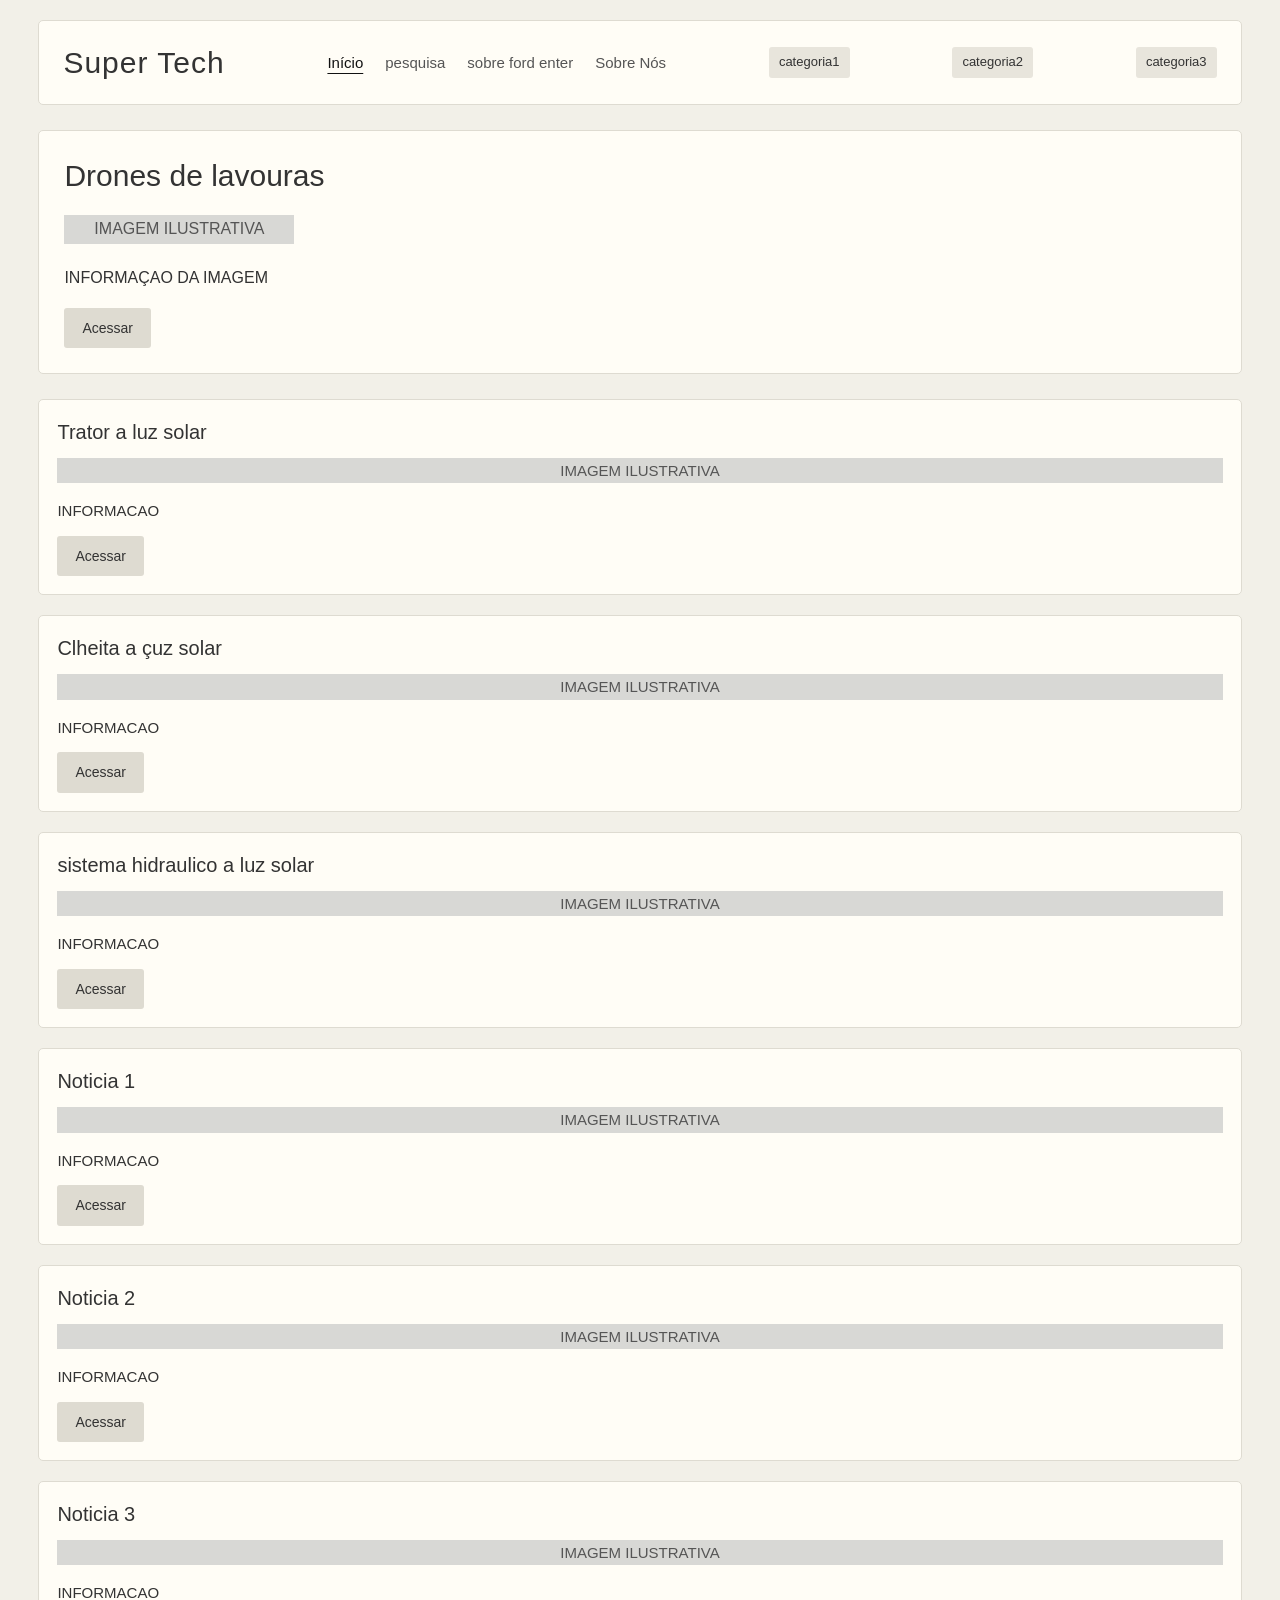
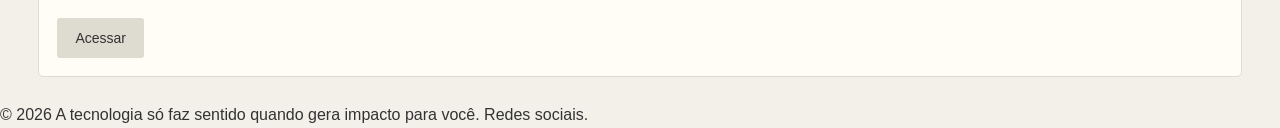
<file: Front-end/index.html>
<!DOCTYPE html>
<html lang="en">
<head>
    <meta charset="UTF-8">
    <meta name="viewport" content="width=device-width, initial-scale=1.0">
    <title>Document</title>
    <link rel="stylesheet" href="style_tech.css">

</head>
<body>
    
    <header class="navbar">
        <div class="logo">Super Tech</div> 
        
        <nav class="nav-links"> 
            <a href="index.html" class="active">Início</a> 
            <a href="noticia.html">pesquisa</a> 
            <a href="sobre_ford.html">sobre ford enter</a>
            <a href="sobrenos.html">Sobre Nós</a>
             

            
        </nav>
        <div class="categoria">categoria1</div>
        <div class="categoria">categoria2</div>
        <div class="categoria">categoria3</div>
      
    </header>

    <main class="container">

        <section class="welcome-card">
            <h1>Drones de lavouras</h1>
         <p>IMAGEM ILUSTRATIVA</p>  
         <P>INFORMAÇAO DA IMAGEM</P> 
         <a href="noticia.html" class="btn">Acessar</a>

        </section>

        <div class="dashboard-grid">

            <div class="card">
                <h3>Trator a luz solar</h3>
                <p>IMAGEM ILUSTRATIVA</p>
                <P>INFORMACAO</P>
                <a href="noticia.html" class="btn">Acessar</a>
            </div>

        <div class="card">
                <h3>Clheita a çuz solar</h3>
                <p>IMAGEM ILUSTRATIVA</p>
                <P>INFORMACAO</P>
                <a href="noticia.html" class="btn">Acessar</a>
           
            </div>
                   
        <div class="card">
                <h3>sistema hidraulico a luz solar</h3>
                <p>IMAGEM ILUSTRATIVA</p>
                <P>INFORMACAO</P>
                <a href="noticia.html" class="btn">Acessar</a>
            </div>


        <div class="card">
                <h3>Noticia 1</h3>
                <p>IMAGEM ILUSTRATIVA</p>
                <P>INFORMACAO</P>
                <a href="noticia.html" class="btn">Acessar</a>
            </div>


        <div class="card">
                <h3>Noticia 2</h3>
                <p>IMAGEM ILUSTRATIVA</p>
                <P>INFORMACAO</P>
                <a href="noticia.html" class="btn">Acessar</a>
            </div>


        <div class="card">
                <h3>Noticia 3</h3>
                <p>IMAGEM ILUSTRATIVA</p>
                <P>INFORMACAO</P>
                <a href="noticia.html" class="btn">Acessar</a>
            </div>


        </div>



    </main>

         <footer class="footer"> 
        <p>&copy; 2026 A tecnologia só faz sentido quando gera impacto para você. Redes sociais.</p>

</body>
</html>
</file>
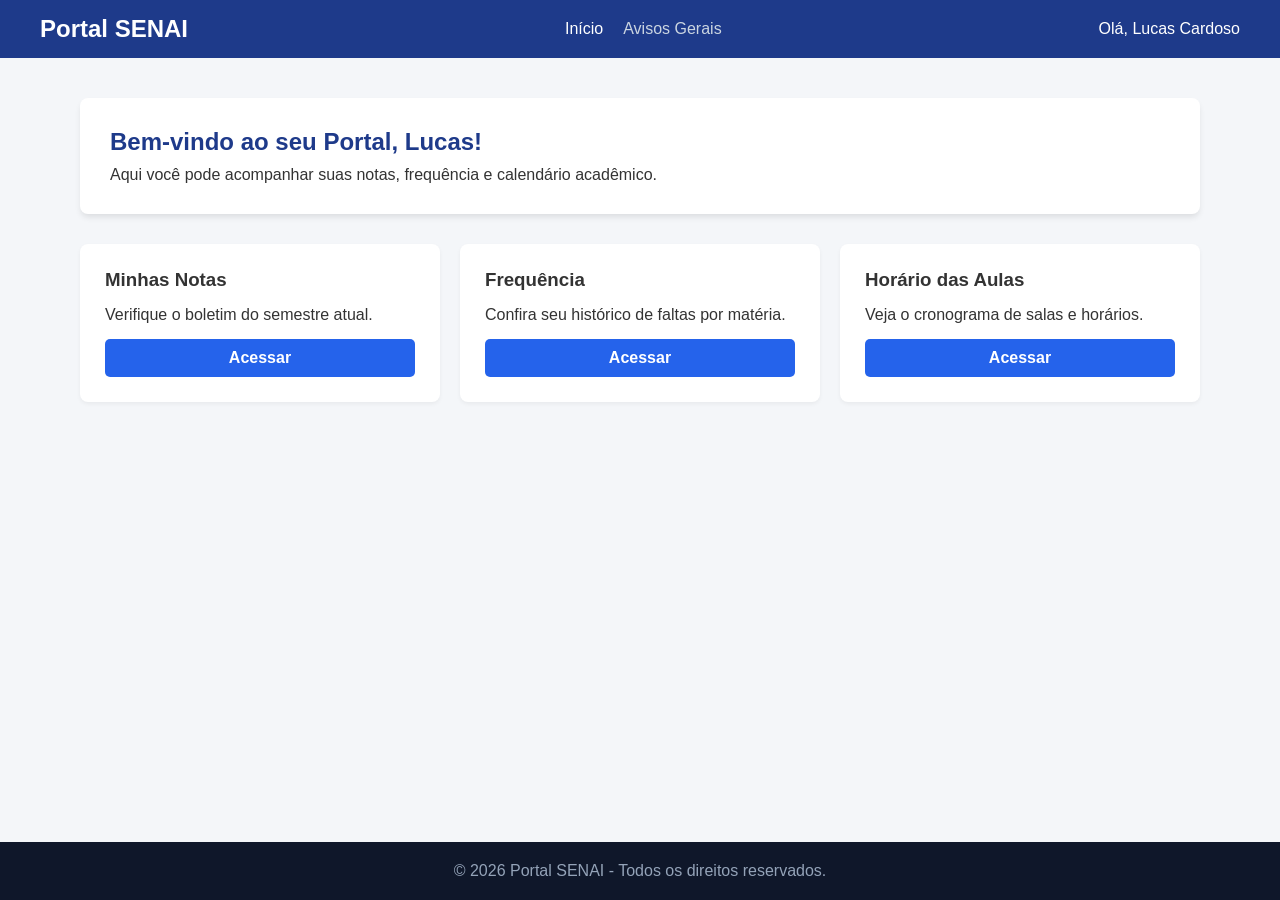
<file: Front-end/exemplo_professor/index.html>
<!DOCTYPE html> <!-- Declara o tipo do documento como HTML5 para que o navegador interprete as regras modernas corretamente -->
<html lang="pt-BR"> <!-- Elemento raiz que envolve todo o documento HTML. O atributo lang define o idioma principal como Português do Brasil -->
<head> <!-- Seção do cabeçalho técnico da página (contém metadados, títulos e links externos não visíveis diretamente no corpo) -->
    <meta charset="UTF-8"> <!-- Configura a codificação de caracteres para UTF-8, permitindo acentos e caracteres especiais da língua portuguesa -->
    <meta name="viewport" content="width=device-width, initial-scale=1.0"> <!-- Ajusta a escala da página para garantir responsividade em telas mobile e desktops -->
    <title>Portal do Aluno - Início</title> <!-- Define o título que será exibido na aba do navegador -->
    
    <!-- Vincula o arquivo de estilos compartilhado -->
    <link rel="stylesheet" href="style.css"> <!-- Importa o arquivo de estilos CSS externo (style.css) para aplicar os estilos visuais -->
</head>
<body> <!-- Contém todo o conteúdo visível da página que é exibido para o usuário final -->

    <!-- Topo da página / Cabeçalho -->
    <header class="navbar"> <!-- Elemento semântico de cabeçalho da página, estruturado com a classe CSS navbar -->
        <div class="logo">Portal SENAI</div> <!-- Bloco genérico em nível de bloco utilizado para exibir a marca/logotipo do portal -->
        
        <!-- Menu de Navegação -->
        <nav class="nav-links"> <!-- Elemento semântico de navegação que agrupa os links do menu principal -->
            <a href="index.html" class="active">Início</a> <!-- Link hipertexto para a página inicial; a classe 'active' destaca que esta é a página atual -->
            <a href="avisos.html">Avisos Gerais</a> <!-- Link hipertexto direcionando para a página de avisos gerais -->
        </nav>
        
        <div class="user-profile">Olá, Lucas Cardoso</div> <!-- Bloco informativo para exibir a saudação e o nome do usuário ativo no sistema -->
    </header>

    <!-- Conteúdo Principal -->
    <main class="container"> <!-- Elemento semântico para o conteúdo principal da página; a classe 'container' limita a largura centralizada -->
        
        <!-- Seção do cartão de boas-vindas -->
        <section class="welcome-card"> <!-- Seção semântica que agrupa visualmente o cartão de mensagem de boas-vindas -->
            <h1>Bem-vindo ao seu Portal, Lucas!</h1> <!-- Título principal e de maior relevância hierárquica (Nível 1) na página -->
            <p>Aqui você pode acompanhar suas notas, frequência e calendário acadêmico.</p> <!-- Parágrafo de texto descritivo -->
        </section>

        <!-- Grade de cards de acesso rápido -->
        <div class="dashboard-grid"> <!-- Contêiner em bloco que organiza os cartões em formato de grade flexível -->
            
            <!-- Card individual de atalho: Notas -->
            <div class="card"> <!-- Bloco representando o primeiro cartão de funcionalidade rápida -->
                <h3>Minhas Notas</h3> <!-- Título de nível 3 para identificar a seção do cartão -->
                <p>Verifique o boletim do semestre atual.</p> <!-- Parágrafo informativo da funcionalidade -->
                <a href="#" class="btn">Acessar</a> <!-- Link estilizado via CSS para ter aparência de botão de ação -->
            </div>
            
            <!-- Card individual de atalho: Frequência -->
            <div class="card"> <!-- Bloco representando o segundo cartão de funcionalidade rápida -->
                <h3>Frequência</h3> <!-- Título de nível 3 para o cartão de frequência -->
                <p>Confira seu histórico de faltas por matéria.</p> <!-- Descrição do recurso do cartão -->
                <a href="#" class="btn">Acessar</a> <!-- Botão/Link de atalho para acessar a frequência -->
            </div>
            
            <!-- Card individual de atalho: Horários -->
            <div class="card"> <!-- Bloco representando o terceiro cartão de funcionalidade rápida -->
                <h3>Horário das Aulas</h3> <!-- Título de nível 3 para o cartão de horários -->
                <p>Veja o cronograma de salas e horários.</p> <!-- Descrição do recurso exibido -->
                <a href="#" class="btn">Acessar</a> <!-- Botão/Link de atalho para acessar o cronograma -->
            </div>
            
        </div>
    </main>

    <!-- Rodapé da Página -->
    <footer class="footer"> <!-- Elemento semântico para o rodapé da página estilizado com a classe 'footer' -->
        <p>&copy; 2026 Portal SENAI - Todos os direitos reservados.</p> <!-- Parágrafo exibindo a indicação de direitos autorais e copyright -->
    </footer>

</body>
</html>
</file>
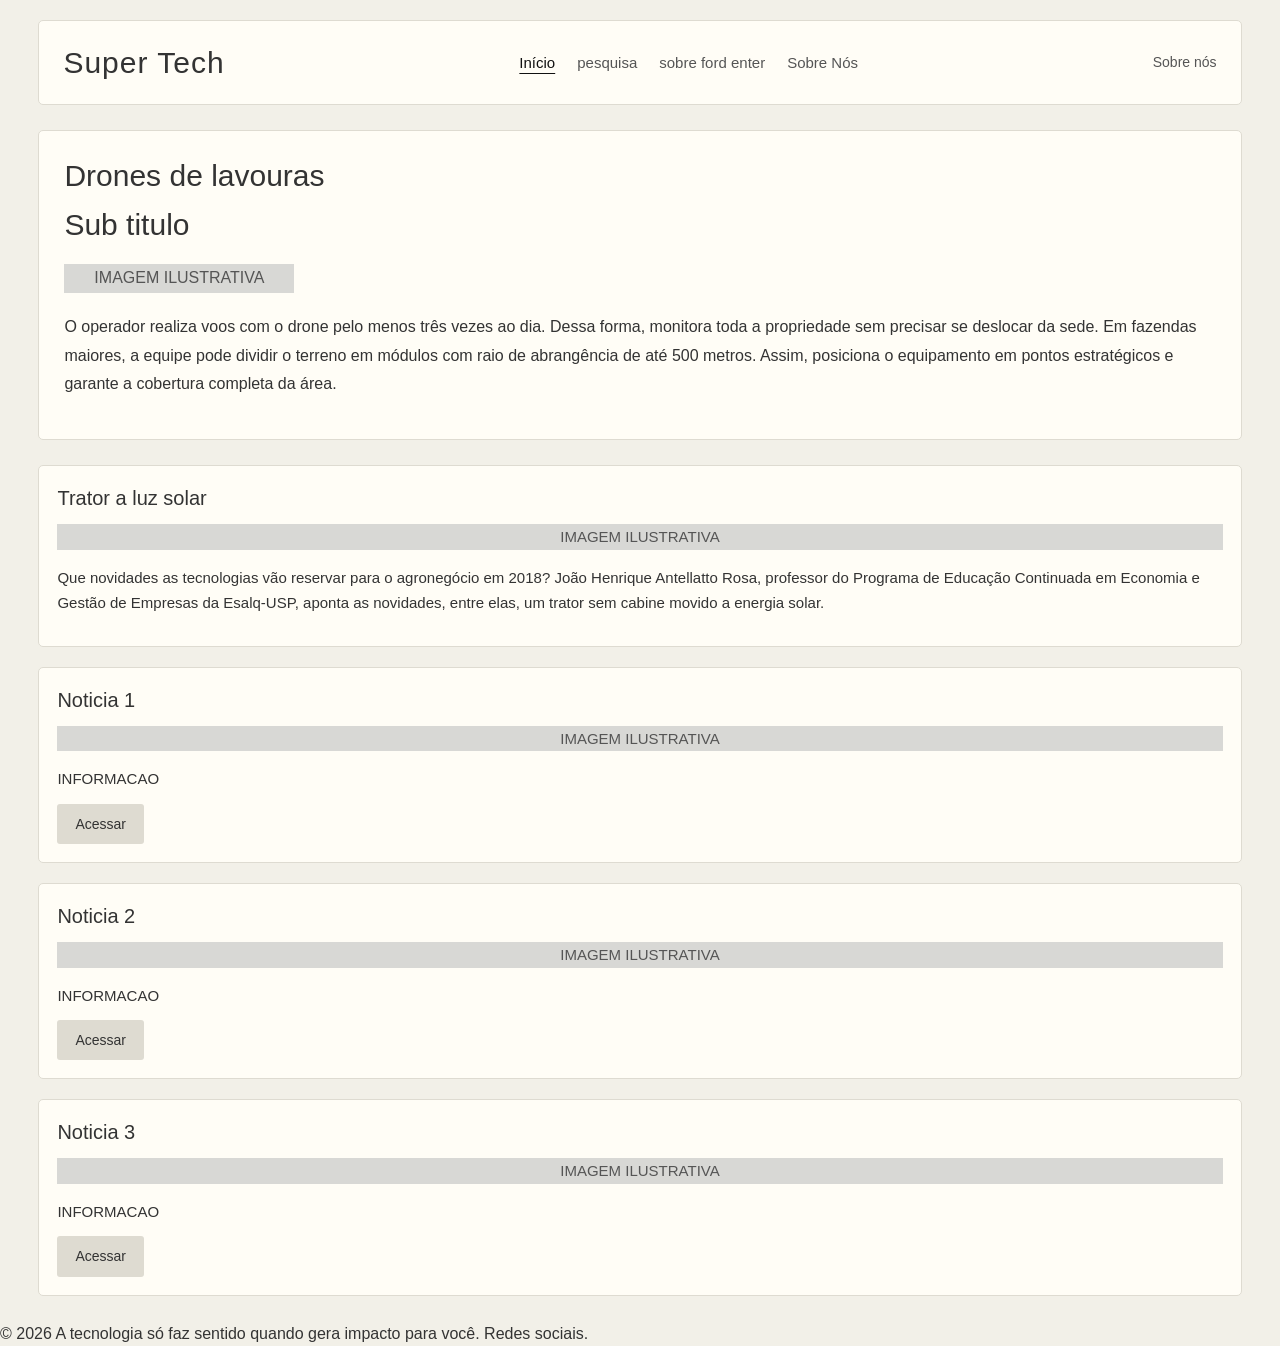
<file: Front-end/noticia.html>
<!DOCTYPE html>
<html lang="en">
<head>
    <meta charset="UTF-8">
    <meta name="viewport" content="width=device-width, initial-scale=1.0">
    <title>Noticia</title>
    <link rel="stylesheet" href="style_tech.css">
</head>
<body>
       <header class="navbar">
        <div class="logo">Super Tech</div> 
        
        <nav class="nav-links"> 
            <a href="index.html" class="active">Início</a> 
            <a href="noticia.html">pesquisa</a> 
            <a href="sobre_ford.html">sobre ford enter</a>
            <a href="sobrenos.html">Sobre Nós</a>
            
        </nav>
        <div class="nos">Sobre nós</div> 
      
    </header>

     <main class="container">

        <section class="welcome-card">
            <h1>Drones de lavouras</h1>
         <h2>Sub titulo</h2>   
         <p>IMAGEM ILUSTRATIVA</p>  
         <P>O operador realiza voos com o drone pelo menos três vezes ao dia. 
            Dessa forma, monitora toda a propriedade sem precisar se deslocar da sede. 
            Em fazendas maiores, a equipe pode dividir o terreno em módulos com raio de abrangência de até 500 metros.
             Assim, posiciona o equipamento em pontos estratégicos e garante a cobertura completa da área.
            </P> 
        
        </section>

         <div class="dashboard-grid">

            <div class="card">
                <h3>Trator a luz solar</h3>
                <p>IMAGEM ILUSTRATIVA</p>
                <P>Que novidades as tecnologias vão reservar para o agronegócio em 2018? 
                João Henrique Antellatto Rosa, professor do Programa de Educação Continuada em Economia e Gestão de Empresas da Esalq-USP, 
                aponta as novidades, entre elas, um trator sem cabine movido a energia solar.</P>
                
            </div>

            
        <div class="card">
                <h3>Noticia 1</h3>
                <p>IMAGEM ILUSTRATIVA</p>
                <P>INFORMACAO</P>
                <a href="#" class="btn">Acessar</a>
            </div>


        <div class="card">
                <h3>Noticia 2</h3>
                <p>IMAGEM ILUSTRATIVA</p>
                <P>INFORMACAO</P>
                <a href="#" class="btn">Acessar</a>
            </div>


        <div class="card">
                <h3>Noticia 3</h3>
                <p>IMAGEM ILUSTRATIVA</p>
                <P>INFORMACAO</P>
                <a href="#" class="btn">Acessar</a>
            </div>


        </div>



    </main>

         <footer class="footer"> 
        <p>&copy; 2026 A tecnologia só faz sentido quando gera impacto para você. Redes sociais.</p>




        
</body>
</html>
</file>
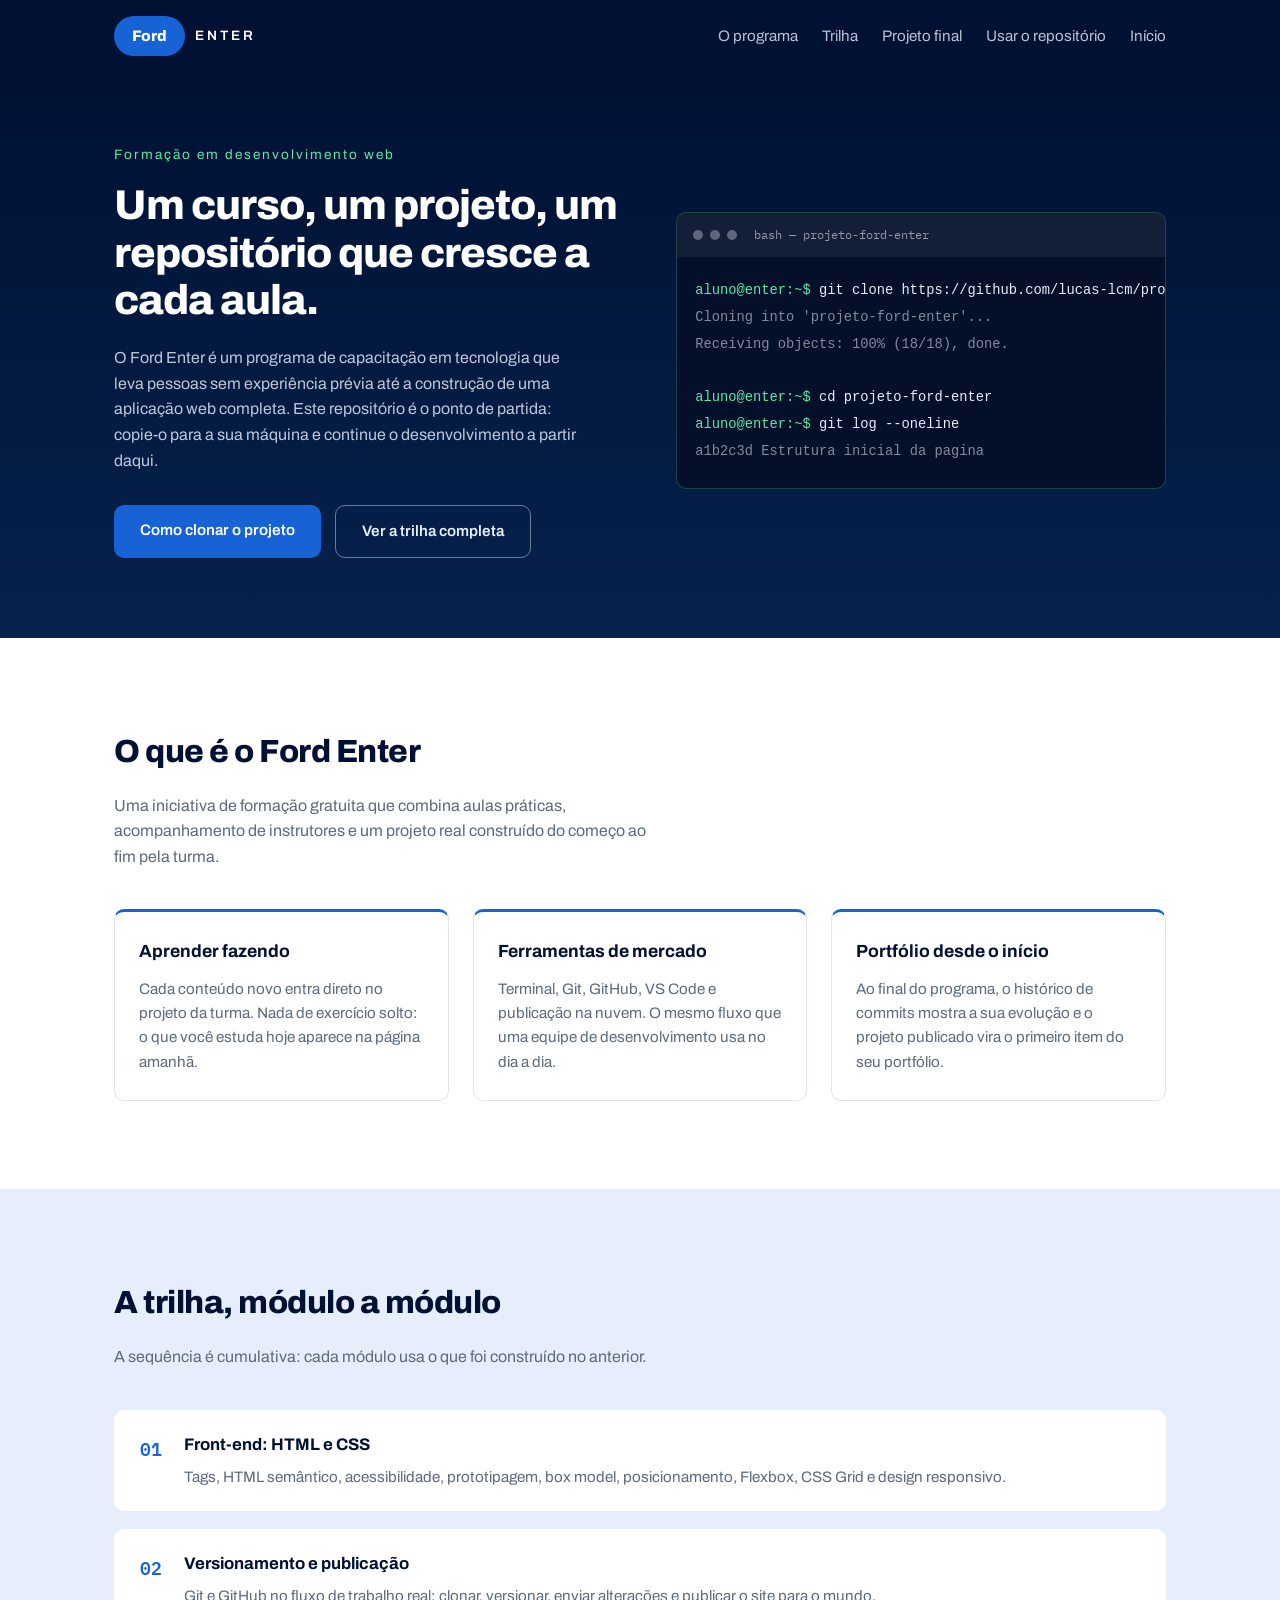
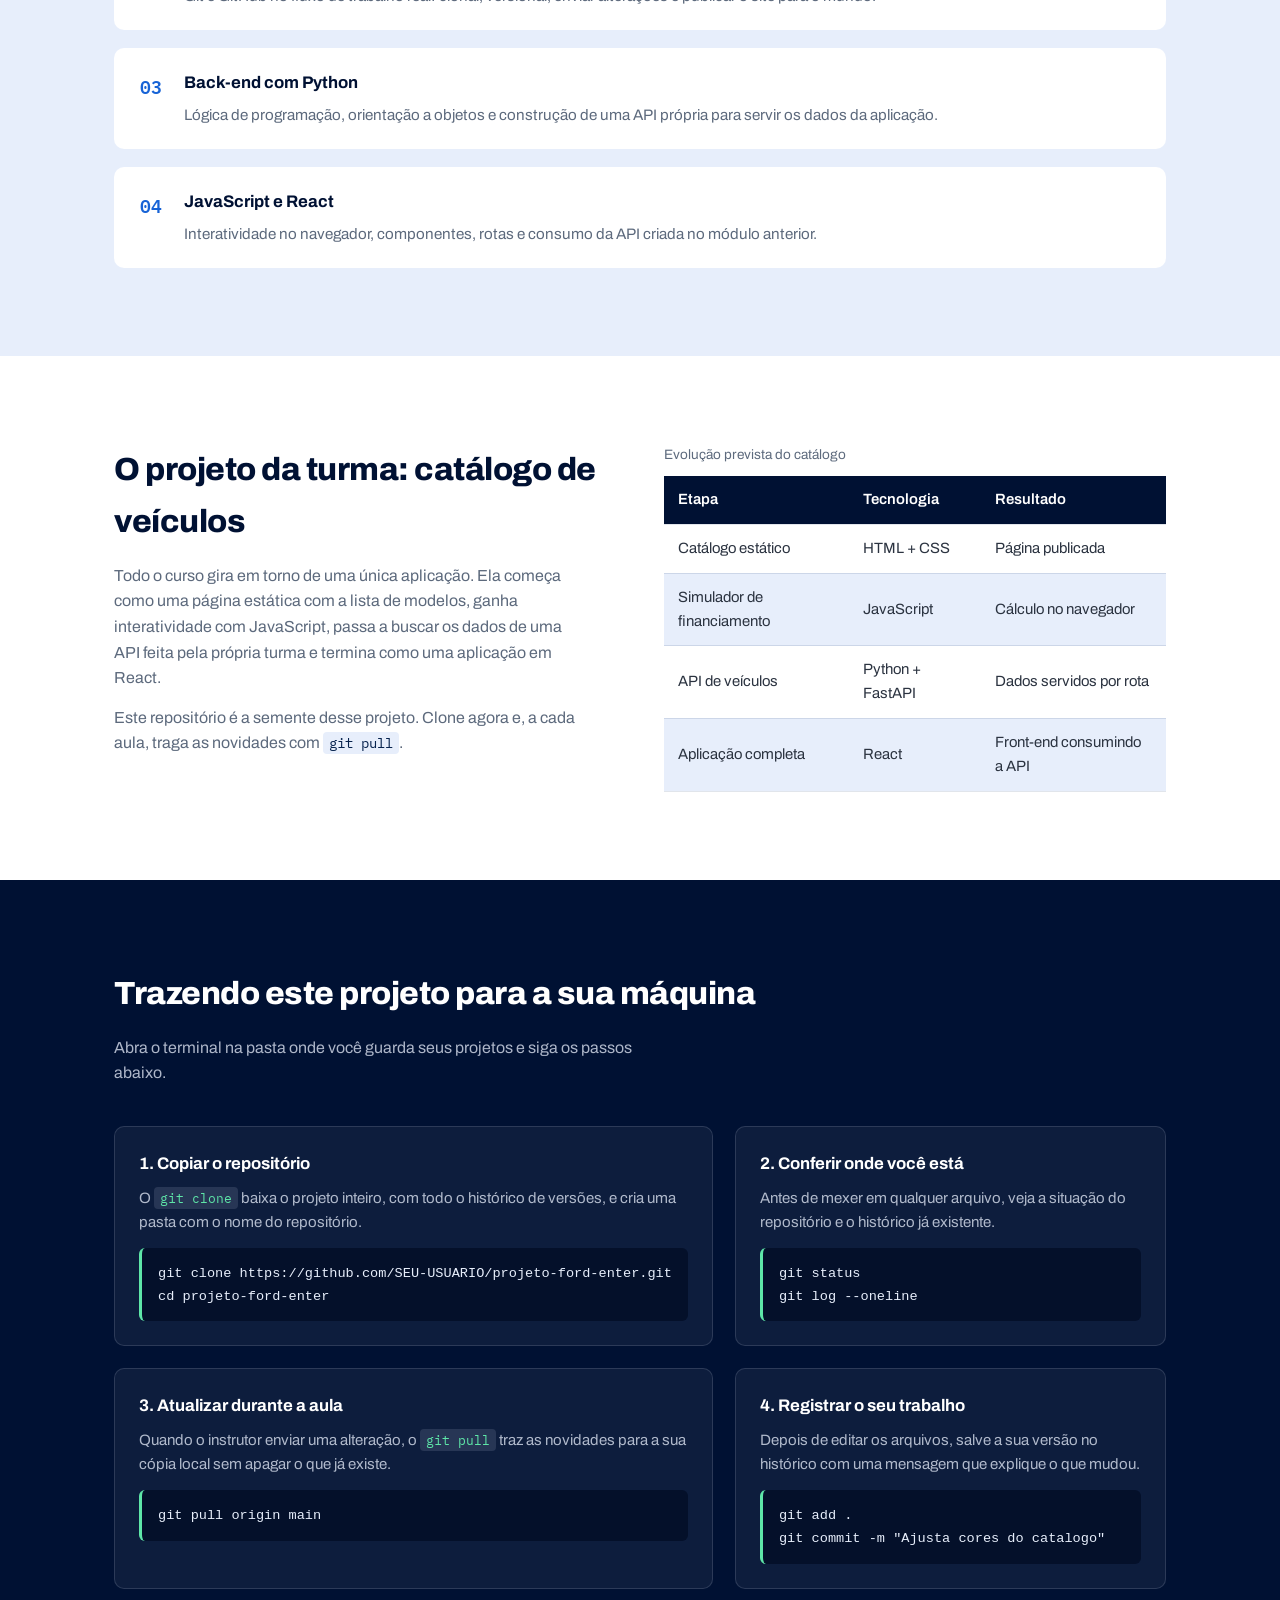
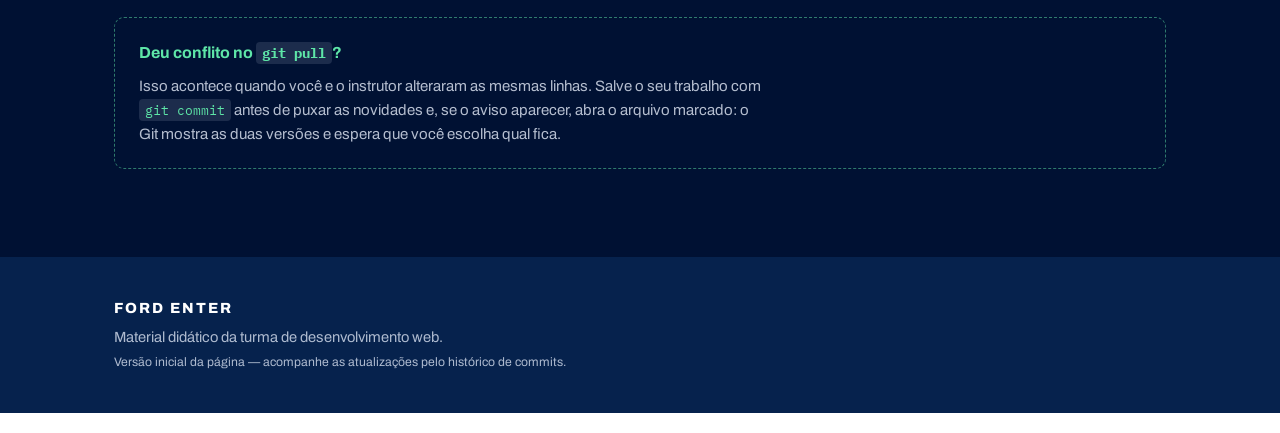
<file: Front-end/sobre_ford.html>
<!DOCTYPE html>
<html lang="pt-BR">

<head>
  <!-- Metadados básicos: codificação e responsividade (Aula 13) -->
  <meta charset="UTF-8">
  <meta name="viewport" content="width=device-width, initial-scale=1.0">

  <!-- Metadados de SEO (Aula 03) -->
  <title>Projeto Ford Enter | Programa de formação em desenvolvimento web</title>
  <meta name="description"
    content="Página-base do projeto Ford Enter: o que é o programa, a trilha de aprendizagem e como clonar este repositório com Git.">
  <meta name="author" content="Turma Ford Enter">

  <!-- Fontes externas -->
  <link rel="preconnect" href="https://fonts.googleapis.com">
  <link rel="preconnect" href="https://fonts.gstatic.com" crossorigin>
  <link href="https://fonts.googleapis.com/css2?family=Archivo:wght@400;600;800&family=IBM+Plex+Mono:wght@400;600&display=swap"
    rel="stylesheet">

  <!-- Folha de estilos do projeto (CSS externo, Aula 07) -->
  <link rel="stylesheet" href="style_sobre_ford.css">
</head>

<body>

  <!-- ===== Cabeçalho e navegação ===== -->
  <header class="cabecalho">
    <div class="container cabecalho__conteudo">
      <a class="marca" href="sobre_ford.html">
        <span class="marca__oval">Ford</span>
        <span class="marca__texto">Enter</span>
      </a>

      <nav class="menu" aria-label="Navegação principal">
        <ul class="menu__lista">
          <li><a href="#programa">O programa</a></li>
          <li><a href="#trilha">Trilha</a></li>
          <li><a href="#projeto">Projeto final</a></li>
          <li><a href="#git">Usar o repositório</a></li>
          <li><a href="index.html" class="active">Início</a></li>
        </ul>
      </nav>
    </div>
  </header>

  <main>

    <!-- ===== Destaque (hero) ===== -->
    <section class="hero">
      <div class="container hero__grade">

        <div class="hero__texto">
          <p class="hero__chamada">Formação em desenvolvimento web</p>
          <h1 class="hero__titulo">Um curso, um projeto, um repositório que cresce a cada aula.</h1>
          <p class="hero__descricao">
            O Ford Enter é um programa de capacitação em tecnologia que leva pessoas sem experiência prévia
            até a construção de uma aplicação web completa. Este repositório é o ponto de partida:
            copie-o para a sua máquina e continue o desenvolvimento a partir daqui.
          </p>

          <div class="hero__acoes">
            <a class="botao botao--principal" href="#git">Como clonar o projeto</a>
            <a class="botao botao--secundario" href="#trilha">Ver a trilha completa</a>
          </div>
        </div>

        <!-- Bloco que imita um terminal: o comando é o próprio "cartão de visitas" da aula -->
        <div class="terminal" aria-label="Exemplo de uso do terminal">
          <div class="terminal__barra">
            <span class="terminal__ponto"></span>
            <span class="terminal__ponto"></span>
            <span class="terminal__ponto"></span>
            <span class="terminal__nome">bash — projeto-ford-enter</span>
          </div>
          <pre class="terminal__corpo"><code><span class="prompt">aluno@enter:~$</span> git clone https://github.com/lucas-lcm/projeto-ford-enter.git
<span class="saida">Cloning into 'projeto-ford-enter'...</span>
<span class="saida">Receiving objects: 100% (18/18), done.</span>

<span class="prompt">aluno@enter:~$</span> cd projeto-ford-enter
<span class="prompt">aluno@enter:~$</span> git log --oneline
<span class="saida">a1b2c3d Estrutura inicial da pagina</span></code></pre>
        </div>

      </div>
    </section>

    <!-- ===== O programa ===== -->
    <section class="secao" id="programa">
      <div class="container">
        <h2 class="secao__titulo">O que é o Ford Enter</h2>
        <p class="secao__intro">
          Uma iniciativa de formação gratuita que combina aulas práticas, acompanhamento de instrutores
          e um projeto real construído do começo ao fim pela turma.
        </p>

        <ul class="cartoes">
          <li class="cartao">
            <h3 class="cartao__titulo">Aprender fazendo</h3>
            <p>Cada conteúdo novo entra direto no projeto da turma. Nada de exercício solto: o que
              você estuda hoje aparece na página amanhã.</p>
          </li>
          <li class="cartao">
            <h3 class="cartao__titulo">Ferramentas de mercado</h3>
            <p>Terminal, Git, GitHub, VS Code e publicação na nuvem. O mesmo fluxo que uma equipe de
              desenvolvimento usa no dia a dia.</p>
          </li>
          <li class="cartao">
            <h3 class="cartao__titulo">Portfólio desde o início</h3>
            <p>Ao final do programa, o histórico de commits mostra a sua evolução e o projeto publicado
              vira o primeiro item do seu portfólio.</p>
          </li>
        </ul>
      </div>
    </section>

    <!-- ===== Trilha de aprendizagem ===== -->
    <section class="secao secao--clara" id="trilha">
      <div class="container">
        <h2 class="secao__titulo">A trilha, módulo a módulo</h2>
        <p class="secao__intro">
          A sequência é cumulativa: cada módulo usa o que foi construído no anterior.
        </p>

        <ol class="trilha">
          <li class="trilha__etapa">
            <span class="trilha__numero">01</span>
            <div>
              <h3 class="trilha__titulo">Front-end: HTML e CSS</h3>
              <p>Tags, HTML semântico, acessibilidade, prototipagem, box model, posicionamento,
                Flexbox, CSS Grid e design responsivo.</p>
            </div>
          </li>
          <li class="trilha__etapa">
            <span class="trilha__numero">02</span>
            <div>
              <h3 class="trilha__titulo">Versionamento e publicação</h3>
              <p>Git e GitHub no fluxo de trabalho real: clonar, versionar, enviar alterações e
                publicar o site para o mundo.</p>
            </div>
          </li>
          <li class="trilha__etapa">
            <span class="trilha__numero">03</span>
            <div>
              <h3 class="trilha__titulo">Back-end com Python</h3>
              <p>Lógica de programação, orientação a objetos e construção de uma API própria para
                servir os dados da aplicação.</p>
            </div>
          </li>
          <li class="trilha__etapa">
            <span class="trilha__numero">04</span>
            <div>
              <h3 class="trilha__titulo">JavaScript e React</h3>
              <p>Interatividade no navegador, componentes, rotas e consumo da API criada no módulo
                anterior.</p>
            </div>
          </li>
        </ol>
      </div>
    </section>

    <!-- ===== Projeto final ===== -->
    <section class="secao" id="projeto">
      <div class="container projeto">
        <div class="projeto__texto">
          <h2 class="secao__titulo">O projeto da turma: catálogo de veículos</h2>
          <p>
            Todo o curso gira em torno de uma única aplicação. Ela começa como uma página estática
            com a lista de modelos, ganha interatividade com JavaScript, passa a buscar os dados de
            uma API feita pela própria turma e termina como uma aplicação em React.
          </p>
          <p>
            Este repositório é a semente desse projeto. Clone agora e, a cada aula, traga as
            novidades com <code class="codigo">git pull</code>.
          </p>
        </div>

        <table class="tabela">
          <caption>Evolução prevista do catálogo</caption>
          <thead>
            <tr>
              <th scope="col">Etapa</th>
              <th scope="col">Tecnologia</th>
              <th scope="col">Resultado</th>
            </tr>
          </thead>
          <tbody>
            <tr>
              <td>Catálogo estático</td>
              <td>HTML + CSS</td>
              <td>Página publicada</td>
            </tr>
            <tr>
              <td>Simulador de financiamento</td>
              <td>JavaScript</td>
              <td>Cálculo no navegador</td>
            </tr>
            <tr>
              <td>API de veículos</td>
              <td>Python + FastAPI</td>
              <td>Dados servidos por rota</td>
            </tr>
            <tr>
              <td>Aplicação completa</td>
              <td>React</td>
              <td>Front-end consumindo a API</td>
            </tr>
          </tbody>
        </table>
      </div>
    </section>

    <!-- ===== Instruções de Git ===== -->
    <section class="secao secao--escura" id="git">
      <div class="container">
        <h2 class="secao__titulo">Trazendo este projeto para a sua máquina</h2>
        <p class="secao__intro">
          Abra o terminal na pasta onde você guarda seus projetos e siga os passos abaixo.
        </p>

        <div class="passos">

          <article class="passo">
            <h3 class="passo__titulo">1. Copiar o repositório</h3>
            <p>O <code class="codigo">git clone</code> baixa o projeto inteiro, com todo o histórico de
              versões, e cria uma pasta com o nome do repositório.</p>
            <pre class="bloco-codigo"><code>git clone https://github.com/SEU-USUARIO/projeto-ford-enter.git
cd projeto-ford-enter</code></pre>
          </article>

          <article class="passo">
            <h3 class="passo__titulo">2. Conferir onde você está</h3>
            <p>Antes de mexer em qualquer arquivo, veja a situação do repositório e o histórico já
              existente.</p>
            <pre class="bloco-codigo"><code>git status
git log --oneline</code></pre>
          </article>

          <article class="passo">
            <h3 class="passo__titulo">3. Atualizar durante a aula</h3>
            <p>Quando o instrutor enviar uma alteração, o <code class="codigo">git pull</code> traz as
              novidades para a sua cópia local sem apagar o que já existe.</p>
            <pre class="bloco-codigo"><code>git pull origin main</code></pre>
          </article>

          <article class="passo">
            <h3 class="passo__titulo">4. Registrar o seu trabalho</h3>
            <p>Depois de editar os arquivos, salve a sua versão no histórico com uma mensagem que
              explique o que mudou.</p>
            <pre class="bloco-codigo"><code>git add .
git commit -m "Ajusta cores do catalogo"</code></pre>
          </article>

        </div>

        <aside class="aviso">
          <h3 class="aviso__titulo">Deu conflito no <code class="codigo">git pull</code>?</h3>
          <p>
            Isso acontece quando você e o instrutor alteraram as mesmas linhas. Salve o seu trabalho
            com <code class="codigo">git commit</code> antes de puxar as novidades e, se o aviso
            aparecer, abra o arquivo marcado: o Git mostra as duas versões e espera que você escolha
            qual fica.
          </p>
        </aside>
      </div>
    </section>

  </main>

  <!-- ===== Rodapé ===== -->
  <footer class="rodape">
    <div class="container rodape__conteudo">
      <p class="rodape__marca">Ford Enter</p>
      <p>Material didático da turma de desenvolvimento web.</p>
      <p><small>Versão inicial da página — acompanhe as atualizações pelo histórico de commits.</small></p>
    </div>
  </footer>

</body>

</html>
</file>
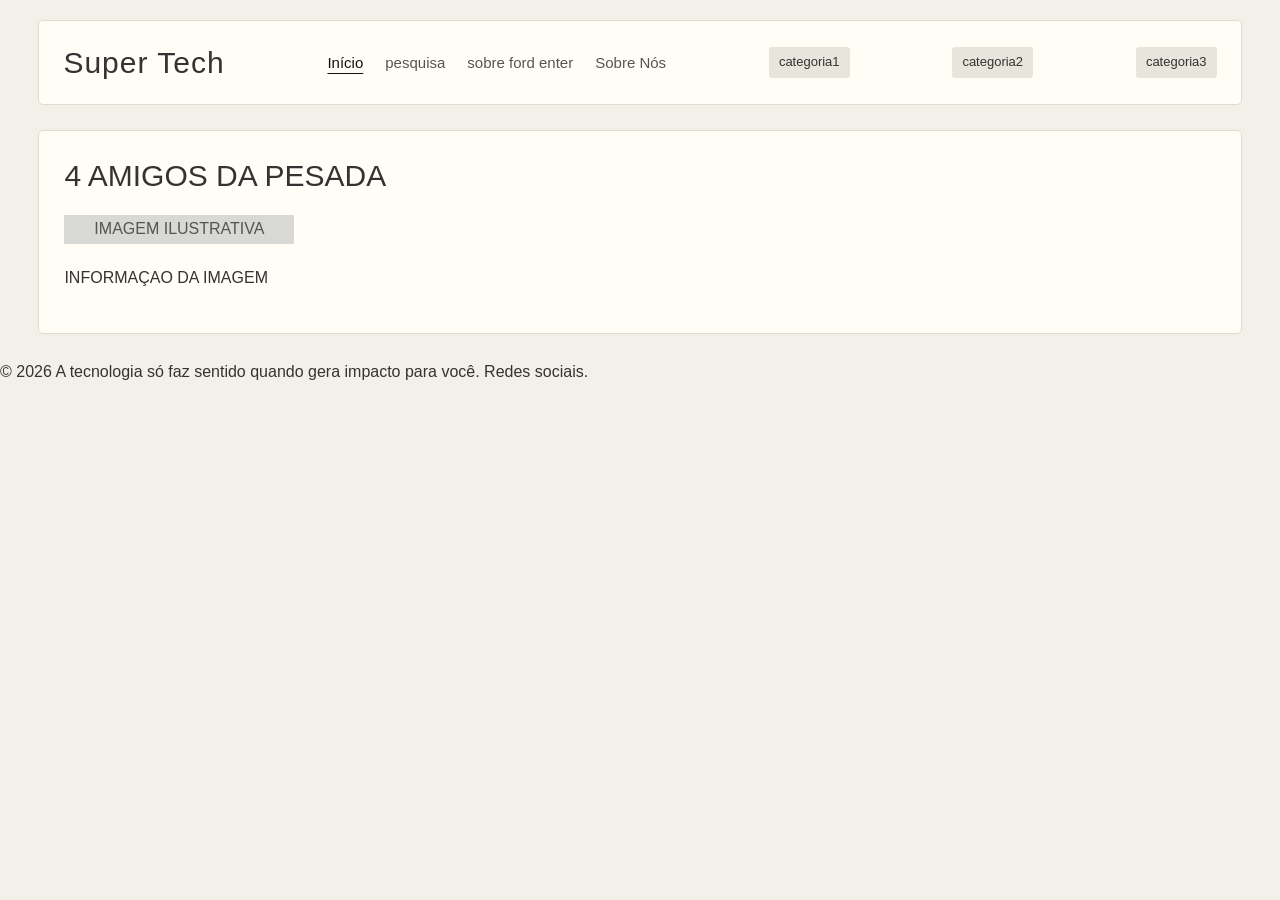
<file: Front-end/sobrenos.html>
<!DOCTYPE html>
<html lang="en">
<head>
    <meta charset="UTF-8">
    <meta name="viewport" content="width=device-width, initial-scale=1.0">
    <title>Document</title>
    <link rel="stylesheet" href="style_tech.css">
</head>
<body>

      <header class="navbar">
        <div class="logo">Super Tech</div> 
        
        <nav class="nav-links"> 
            <a href="index.html" class="active">Início</a> 
            <a href="noticia.html">pesquisa</a> 
            <a href="sobre_ford.html">sobre ford enter</a>
            <a href="sobrenos.html">Sobre Nós</a>
             

            
        </nav>
        <div class="categoria">categoria1</div>
        <div class="categoria">categoria2</div>
        <div class="categoria">categoria3</div>
      
    </header>

         <main class="container">

        <section class="welcome-card">
            <h1>4 AMIGOS DA PESADA</h1>
         <p>IMAGEM ILUSTRATIVA</p>  
         <P>INFORMAÇAO DA IMAGEM</P> 

        </section>

        </main>

         <footer class="footer"> 
        <p>&copy; 2026 A tecnologia só faz sentido quando gera impacto para você. Redes sociais.</p>

    
</body>
</html>
</file>
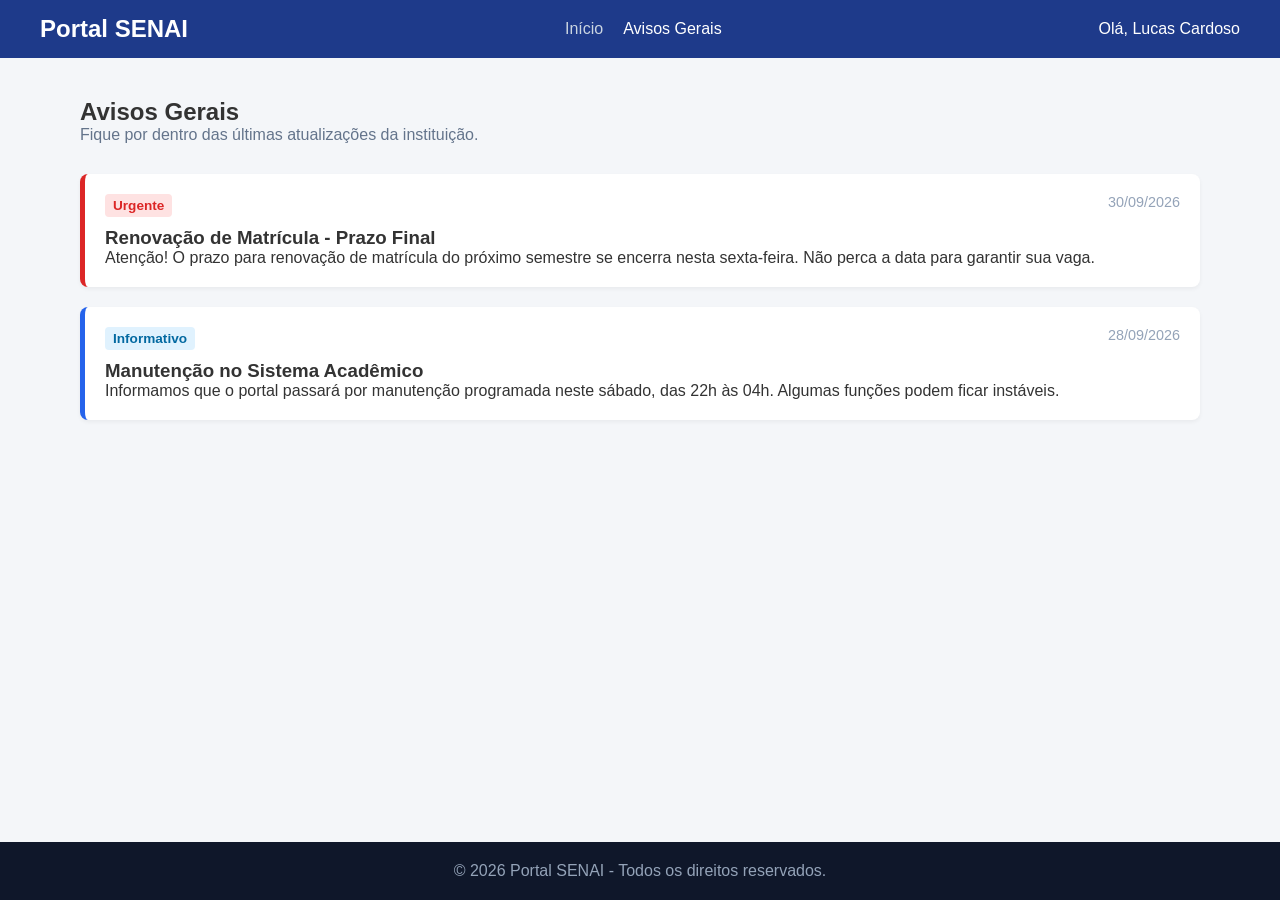
<file: Front-end/exemplo_professor/avisos.html>
<!DOCTYPE html> <!-- Informa ao navegador que o documento deve ser renderizado no padrão HTML5 -->
<html lang="pt-BR"> <!-- Define a linguagem base da estrutura do documento como português do Brasil -->
<head> <!-- Seção com os metadados e arquivos de configuração que não aparecem na tela diretamente -->
    <meta charset="UTF-8"> <!-- Define o padrão de codificação de caracteres UTF-8 -->
    <meta name="viewport" content="width=device-width, initial-scale=1.0"> <!-- Ajusta a visualização para dispositivos móveis e telas responsivas -->
    <title>Portal do Aluno - Avisos Gerais</title> <!-- Define o título exibido na aba do navegador para a página de avisos -->
    <link rel="stylesheet" href="style.css"> <!-- Importa a folha de estilo CSS compartilhada -->
</head>
<body> <!-- Contêiner de todos os elementos visíveis na página de avisos -->

    <!-- Cabeçalho idêntico para manter a consistência do portal -->
    <header class="navbar"> <!-- Seção semântica de topo da página contendo o menu e perfil -->
        <div class="logo">Portal SENAI</div> <!-- Exibição do nome da marca/sistema -->
        
        <nav class="nav-links"> <!-- Menu semântico com os hiperlinks de navegação do portal -->
            <a href="index.html">Início</a> <!-- Link para retornar à página inicial -->
            <!-- A classe active muda de lugar para indicar a página atual -->
            <a href="avisos.html" class="active">Avisos Gerais</a> <!-- Link para a página de avisos marcada com a classe active -->
        </nav>
        
        <div class="user-profile">Olá, Lucas Cardoso</div> <!-- Identificação do usuário logado -->
    </header>

    <!-- Conteúdo de Avisos -->
    <main class="container"> <!-- Área central contentora do conteúdo específico de avisos -->
        <h2>Avisos Gerais</h2> <!-- Título de nível 2 indicando a seção atual de avisos -->
        <p class="subtitle">Fique por dentro das últimas atualizações da instituição.</p> <!-- Parágrafo usado como subtítulo com estilo suavizado -->

        <!-- Lista de avisos empilhada verticalmente -->
        <div class="avisos-list"> <!-- Bloco contêiner para organizar todos os itens de aviso em pilha -->
            
            <!-- Aviso individual: Urgente -->
            <div class="aviso-item urgente"> <!-- Cartão de aviso contendo a classe adicional 'urgente' para a borda vermelha -->
                <div class="aviso-header"> <!-- Cabeçalho do cartão de aviso para alinhar a categoria e a data -->
                    <span class="tag">Urgente</span> <!-- Elemento inline estilizado como etiqueta de destaque para indicar urgência -->
                    <span class="data">30/09/2026</span> <!-- Elemento inline utilizado para formatar e destacar a data do aviso -->
                </div>
                <h3>Renovação de Matrícula - Prazo Final</h3> <!-- Título de nível 3 para o assunto do aviso urgente -->
                <p>Atenção! O prazo para renovação de matrícula do próximo semestre se encerra nesta sexta-feira. Não perca a data para garantir sua vaga.</p> <!-- Descrição detalhada do aviso urgente -->
            </div>

            <!-- Aviso individual: Informativo -->
            <div class="aviso-item"> <!-- Cartão de aviso padrão contendo a borda padrão em azul -->
                <div class="aviso-header"> <!-- Cabeçalho para alinhamento da etiqueta informativa e da data -->
                    <span class="tag info">Informativo</span> <!-- Etiqueta com classe adicional 'info' para mudar a cor para tons de azul -->
                    <span class="data">28/09/2026</span> <!-- Exibição da data da notícia informativa -->
                </div>
                <h3>Manutenção no Sistema Acadêmico</h3> <!-- Título de nível 3 descrevendo o assunto do aviso informativo -->
                <p>Informamos que o portal passará por manutenção programada neste sábado, das 22h às 04h. Algumas funções podem ficar instáveis.</p> <!-- Descrição detalhada sobre o período de manutenção -->
            </div>
            
        </div>
    </main>

    <!-- Rodapé -->
    <footer class="footer"> <!-- Seção semântica do rodapé da página -->
        <p>&copy; 2026 Portal SENAI - Todos os direitos reservados.</p> <!-- Mensagem de copyright do portal -->
    </footer>

</body>
</html>
</file>
<file: Front-end/style_tech.css>
* {
  margin: 0;
  padding: 0;
  box-sizing: border-box;
}
html {
    scroll-behavior: smooth;
}


body {
  font-family: Arial, Arial, Helvetica, sans-serif;
  background-color: #f2f0e8;
  color: #333;
  line-height: 1.6;
}

a{
    color: inherit;
}

/* cabecalho */ 

.navbar{
    width: 94%;
    max-width: 1250px;
    min-height: 85px;
    margin: 20px auto 0;
    padding: 15px 24px;

    display: flex;
    align-items: center;
    justify-content: space-between;
    flex-wrap: wrap;
    gap: 15px;

    background-color: #fffdf6;
    border: 1px solid #dedbd1;
    border-radius: 5px;

}

.logo{
    font-size: 30px;
    font-weight: 400;
    letter-spacing: 1px;
    color: #333;
    white-space: nowrap;
}

.nav-links{
display: flex;
align-items: center;
justify-content: center;
flex-wrap: wrap;
gap: 22px;
}

.nav-links a{
    font-size: 15px;
    text-decoration: none;
    color: #555;
    transition: color 0.2s;
}

.nav-links a:hover,
.nav-links a.active{
    color: #111;
    text-decoration: underline;
    text-underline-offset: 5px;

}

.categoria{
    padding: 5px 10px;
    background-color: #e8e5dc;
    border-radius: 3px;
    font-size: 13px;

}

.nos{
    font-size: 14px;
    color: #555;

}

/* principal */

.container{
    width: 94%;
    max-width: 1250px;
    margin: 25px auto;
}

/* noticia*/

.welcome-card{
    padding: 25px;
    margin-bottom: 25px;
    background-color: #fffdf6;
    border: 1px solid #dedbd1;
    border-radius: 5px;

}

.welcome-card h1{
    margin-bottom: 10px;
    font-size: 30px;
    font-weight: 500;
    line-height: 1.3;

}

.welcome-card h2{
    margin-bottom: 10px;
    font-size: 30px;
    font-weight: 500;
    line-height: 1.3;

}

.welcome-card p{
    margin-bottom: 15px;
    font-size: 16px;
    line-height: 1.8;

}

/* imagem*/

.welcome-card> p:first-of-type{
    max-width: 230px;
    margin: 20px 0;

    display: flex;
    align-items: center;
    justify-content: center;

    background-color: #d8d8d5;
    color: #555;
    text-align: center;
}

/* notocia*/

.dashboard-grid{
    display: grid;
    grid-template-columns: repeat(3, minmax (0, 1fr));
    gap: 20px;
}

/* cartao noticia*/

.card{
    min-height: 0;
    padding: 18px;

    display: flex;
    flex-direction: column;

    background-color: #fffdf6;
    border: 1px solid #dedbd1;
    border-radius: 5px;

    transition: transform 0.2s, box-shadow 0.2s;

}

.card:hover {
    transform: translateY(-3px);
    box-shadow: 0 5px 15px rgba(0, 0, 0, 0.88);

}

.card h3{
    margin-bottom: 12px;
    font-size: 20px;
    font-weight: 500;
    line-height: 1.4;
}
 
/* imagem de cada noticia*/

.card>p:first-of-type{
    min-width: 150px;
    margin-bottom: 15px;

    display: flex;
    align-items: center;
    justify-content: center;

    background-color: #d8d8d5;
    color: #555;
    text-align: center;

}

.card p{
    font-size: 15px;
    line-height: 1.7;
    margin-bottom: 12px;

}

/* botao acessar*/

.btn{
    display: inline-block;
    align-self: flex-start;

    margin-top: auto;
    padding: 9px 18px;

    background-color: #dedbd1;
    color: #333;

    border-radius: 3px;
    text-decoration: none;
    font-size: 14px;
    transition: background-color 0.2s;

}

.btn:hover{
    background-color: #c9c5b9;
}

/* botao menu*/
</file>
<file: Front-end/exemplo_professor/style.css>
/* ==================== CONFIGURAÇÕES GERAIS ==================== */
/* Seletor Universal (*): Seleciona todos os elementos do HTML da aplicação */
* {
    margin: 0;             /* Zera a margem externa padrão dada pelos navegadores a diversos elementos */
    padding: 0;            /* Zera o preenchimento/espaçamento interno padrão de todos os elementos */
    box-sizing: border-box; /* Faz com que padding e bordas sejam incluídos na largura e altura totais do elemento */
}

/* Regras aplicadas ao corpo (body) da página */
body {
    font-family: 'Segoe UI', Tahoma, Geneva, Verdana, sans-serif; /* Define a lista de fontes padrão com alternativas de reserva */
    background-color: #f4f6f9;                                    /* Cor de fundo cinza bem claro para toda a tela */
    color: #333;                                                  /* Cor do texto principal (cinza escuro) para dar um bom contraste */
    /* Configura o body para empilhar Header, Main e Footer perfeitamente */
    display: flex;                                                /* Transforma o elemento body em um contêiner flexível */
    flex-direction: column;                                       /* Empilha os elementos filhos (header, main e footer) em sentido vertical */
    min-height: 100vh;                                            /* Garante que o corpo ocupe no mínimo 100% da altura visível da tela */
}

/* ==================== BARRA DE NAVEGAÇÃO (FLEXBOX) ==================== */
/* Classe do cabeçalho superior */
.navbar {
    display: flex;                  /* Define a barra como contêiner flexível na horizontal */
    justify-content: space-between; /* Distribui os 3 blocos (logo, menu, perfil) com espaço igual entre eles */
    align-items: center;            /* Centraliza todos os itens do cabeçalho verticalmente */
    background-color: #1e3a8a;       /* Cor de fundo em tom azul escuro institucional */
    padding: 15px 40px;             /* Preenchimento interno (15px acima/abaixo e 40px nas laterais) */
    color: white;                   /* Define a cor padrão do texto dentro da navbar como branca */
}

/* Classe de formatação do Logotipo */
.logo {
    font-size: 1.5rem;              /* Define o tamanho da fonte proporcional (1.5x o tamanho padrão) */
    font-weight: bold;              /* Aplica o estilo em negrito ao texto do logo */
}

/* Contêiner dos links da navegação no menu */
.nav-links {
    display: flex;                  /* Organiza os hiperlinks em formato de linha horizontal */
    gap: 20px;                      /* Espaçamento interno de 20px entre os links do menu */
}

/* Formatação dos links dentro da barra de navegação */
.nav-links a {
    color: #cbd5e1;                 /* Cor inicial dos links em um tom azul-acinzentado claro */
    text-decoration: none;          /* Remove a linha sublinhada padrão dos links do navegador */
    font-weight: 500;               /* Define a espessura média da fonte */
    transition: color 0.3s;         /* Define a animação suave de 0.3 segundos ao mudar de cor no passar do mouse */
}

/* Regra encadeada para estados de sobreposição do mouse (:hover) e link ativo (.active) */
.nav-links a:hover, .nav-links a.active {
    color: white;                   /* Destaca o link ativo ou com o mouse por cima mudando a cor do texto para branco */
}

/* ==================== CONTAINER PRINCIPAL ==================== */
/* Classe que envolve e limita o conteúdo principal de cada página */
.container {
    flex: 1;                        /* Faz o conteúdo principal esticar e ocupar todo o espaço restante, empurrando o rodapé para o fim */
    padding: 40px;                  /* Adiciona 40px de preenchimento interno em todas as bordas */
    max-width: 1200px;              /* Limita a largura máxima da área de conteúdo em telas grandes */
    width: 100%;                    /* Garante que o contêiner ocupe 100% da largura disponível até o limite do max-width */
    margin: 0 auto;                 /* Centraliza a estrutura da página horizontalmente na tela */
}

/* Classe para elementos de subtítulo */
.subtitle {
    color: #64748b;                 /* Cor de texto em tom cinza azulado suave */
    margin-bottom: 30px;            /* Adiciona um espaçamento de 30px abaixo do subtítulo */
}

/* ==================== PÁGINA INICIAL: CARDS E GRID (FLEXBOX) ==================== */
/* Cartão superior de boas-vindas na página inicial */
.welcome-card {
    background-color: white;                   /* Fundo branco para destacar do fundo da página */
    padding: 30px;                             /* Espaçamento interno de 30px */
    border-radius: 8px;                        /* Arredonda os quatro cantos do cartão em 8px */
    box-shadow: 0 4px 6px -1px rgba(0,0,0,0.1);/* Cria uma sombra suave abaixo do cartão dando a sensação de elevação */
    margin-bottom: 30px;                       /* Espaçamento de 30px na parte inferior para afastar do grid */
}

/* Título dentro do cartão de boas-vindas */
.welcome-card h1 {
    color: #1e3a8a;                 /* Define a cor azul escuro para o título principal do cartão */
    margin-bottom: 10px;            /* Afasta o título em 10px do parágrafo explicativo que vem abaixo */
}

/* Grid de controle dos blocos de acesso rápido */
.dashboard-grid {
    display: flex;                  /* Aplica o layout flexível para dispor os cartões lado a lado */
    gap: 20px;                      /* Adiciona um espaço fixo de 20px entre os cartões */
    flex-wrap: wrap;                /* Se a tela quebrar/diminuir, os cards vão para a linha de baixo automaticamente */
}

/* Estilo individual de cada cartão da página inicial */
.card {
    background-color: white;        /* Fundo branco para cada cartão */
    flex: 1;                        /* Distribui o tamanho igualmente entre os cards para preencherem a linha */
    min-width: 250px;               /* Impede que o card esmague muito em telas pequenas, forçando a quebra de linha */
    padding: 25px;                  /* Preenchimento interno de 25px dentro do cartão */
    border-radius: 8px;             /* Cantos arredondados de 8px */
    box-shadow: 0 2px 4px rgba(0,0,0,0.05); /* Aplica uma sombra leve nas bordas */
    display: flex;                  /* Transforma o cartão em um contêiner flexível interno */
    flex-direction: column;         /* Alinha os textos e o botão de forma interna usando Flexbox em sentido vertical */
    justify-content: space-between; /* Empurra o botão "Acessar" sempre para a base do card mantendo espaço proporcional */
    gap: 15px;                      /* Distância de 15px entre os elementos internos do cartão */
}

/* Botões de ação dos cartões */
.btn {
    background-color: #2563eb;       /* Fundo em cor azul vibrante */
    color: white;                   /* Cor do texto em branco */
    text-align: center;             /* Centraliza o texto do botão horizontalmente */
    padding: 10px;                  /* Preenchimento de 10px em volta do texto do botão */
    text-decoration: none;          /* Remove a linha sublinhada padrão dos links */
    border-radius: 5px;             /* Cantos suavemente arredondados em 5px */
    font-weight: bold;              /* Texto do botão em negrito */
    transition: background 0.3s;    /* Transição suave de 0.3s para a mudança de cor do fundo no efeito hover */
}

/* Efeito ao passar o cursor do mouse no botão */
.btn:hover {
    background-color: #1d4ed8;       /* Escurece ligeiramente o azul do fundo quando o usuário passa o mouse */
}

/* ==================== PÁGINA DE AVISOS ==================== */
/* Contêiner da lista de avisos */
.avisos-list {
    display: flex;                  /* Transforma a lista de avisos em um contêiner flexível */
    flex-direction: column;         /* Lista os avisos em formato de pilha (vertical) */
    gap: 20px;                      /* Espaçamento de 20px entre um cartão de aviso e outro */
}

/* Estilo base do item/cartão de aviso */
.aviso-item {
    background-color: white;        /* Fundo branco no cartão de aviso */
    padding: 20px;                  /* Preenchimento interno de 20px */
    border-radius: 8px;             /* Arredondamento dos cantos em 8px */
    border-left: 5px solid #2563eb; /* Borda lateral azul padrão na extrema esquerda do cartão */
    box-shadow: 0 2px 4px rgba(0,0,0,0.05); /* Sombra suave ao redor do cartão */
}

/* Aplica uma variação visual para avisos marcados como urgentes */
.aviso-item.urgente {
    border-left-color: #dc2626;     /* Muda a cor da borda esquerda para vermelho */
}

/* Linha superior dentro do cartão do aviso */
.aviso-header {
    display: flex;                  /* Organiza a tag e a data na horizontal usando Flexbox */
    justify-content: space-between; /* Joga a Tag para a esquerda e a Data para a extrema direita */
    margin-bottom: 10px;            /* Afasta o cabeçalho em 10px do título do aviso */
}

/* Tag/Etiqueta padronizada de aviso (ex: Urgente) */
.tag {
    background-color: #fee2e2;       /* Fundo vermelho claro para chamar atenção */
    color: #dc2626;                 /* Texto em tom de vermelho escuro */
    padding: 4px 8px;               /* Preenchimento interno da tag (4px acima/abaixo, 8px lados) */
    border-radius: 4px;             /* Cantos suavemente arredondados em 4px */
    font-size: 0.85rem;             /* Tamanho da fonte levemente menor que o texto base */
    font-weight: bold;              /* Texto da tag em negrito */
}

/* Variação visual para tags do tipo informativo */
.tag.info {
    background-color: #e0f2fe;       /* Troca o fundo da tag para um tom de azul claro */
    color: #0369a1;                 /* Troca a cor do texto da tag para azul escuro */
}

/* Texto de data dentro dos avisos */
.data {
    color: #94a3b8;                 /* Define uma cor cinza clara para a data para mantê-la sutil */
    font-size: 0.9rem;              /* Fonte ligeiramente menor para não roubar o foco principal */
}

/* ==================== RODAPÉ ==================== */
/* Estilo para a barra do rodapé */
.footer {
    background-color: #0f172a;      /* Fundo azul muito escuro (quase preto) */
    color: #94a3b8;                 /* Cor de texto cinza claro para bom contraste e leitura */
    text-align: center;             /* Centraliza o texto do rodapé horizontalmente */
    padding: 20px;                  /* Preenchimento interno de 20px em todas as direções */
    margin-top: auto;               /* Reforço mecânico para manter o rodapé sempre embaixo caso o conteúdo seja curto */
}
</file>
<file: Front-end/style_sobre_ford.css>
/* =========================================================
   Projeto Ford Enter — folha de estilos
   Organizada na mesma ordem das aulas: variáveis, reset,
   layout base, componentes e, por último, responsividade.
   ========================================================= */

/* ---------- 1. Variáveis de cor e espaçamento ---------- */
:root {
  --azul-profundo: #001133;
  --azul-escuro: #06224d;
  --azul-vivo: #1763d6;
  --azul-claro: #e7eefb;
  --cinza-texto: #2b3340;
  --cinza-suave: #5d6a7d;
  --branco: #ffffff;
  --verde-terminal: #5ee6a8;

  --borda: 1px solid rgba(13, 42, 90, 0.12);
  --raio: 10px;
  --espaco-secao: 88px;
}

/* ---------- 2. Reset básico ---------- */
* {
  margin: 0;
  padding: 0;
  box-sizing: border-box;
  /* box-sizing: a largura já inclui padding e borda (Aula 08) */
}

body {
  font-family: 'Archivo', Arial, Helvetica, sans-serif;
  color: var(--cinza-texto);
  background-color: var(--branco);
  line-height: 1.6;
}

img {
  max-width: 100%;
  display: block;
}

a {
  color: inherit;
  text-decoration: none;
}

/* ---------- 3. Estrutura de página ---------- */
.container {
  width: 100%;
  max-width: 1100px;
  margin: 0 auto;
  /* margens automáticas centralizam o bloco */
  padding: 0 24px;
}

.secao {
  padding: var(--espaco-secao) 0;
}

.secao--clara {
  background-color: var(--azul-claro);
}

.secao--escura {
  background-color: var(--azul-profundo);
  color: var(--azul-claro);
}

.secao__titulo {
  font-size: 2rem;
  font-weight: 800;
  letter-spacing: -0.5px;
  color: var(--azul-profundo);
  margin-bottom: 16px;
}

.secao--escura .secao__titulo {
  color: var(--branco);
}

.secao__intro {
  max-width: 60ch;
  /* linhas curtas são mais fáceis de ler */
  color: var(--cinza-suave);
  margin-bottom: 40px;
}

.secao--escura .secao__intro {
  color: rgba(231, 238, 251, 0.75);
}

/* ---------- 4. Cabeçalho ---------- */
.cabecalho {
  background-color: var(--azul-profundo);
  position: sticky;
  /* o menu acompanha a rolagem (Aula 09) */
  top: 0;
  z-index: 10;
}

.cabecalho__conteudo {
  display: flex;
  /* Flexbox alinha logo e menu (Aula 11) */
  align-items: center;
  justify-content: space-between;
  gap: 24px;
  min-height: 72px;
}

.marca {
  display: flex;
  align-items: center;
  gap: 10px;
}

.marca__oval {
  background-color: var(--azul-vivo);
  color: var(--branco);
  font-weight: 800;
  font-size: 0.95rem;
  padding: 8px 18px;
  border-radius: 999px;
}

.marca__texto {
  color: var(--branco);
  font-weight: 600;
  letter-spacing: 3px;
  text-transform: uppercase;
  font-size: 0.85rem;
}

.menu__lista {
  list-style: none;
  display: flex;
  flex-wrap: wrap;
  gap: 24px;
}

.menu__lista a {
  color: rgba(231, 238, 251, 0.8);
  font-size: 0.95rem;
  padding-bottom: 4px;
  border-bottom: 2px solid transparent;
}

/* Pseudoclasses de interação (Aula 10) */
.menu__lista a:hover,
.menu__lista a:focus-visible {
  color: var(--branco);
  border-bottom-color: var(--verde-terminal);
}

/* ---------- 5. Destaque (hero) ---------- */
.hero {
  background: linear-gradient(180deg, var(--azul-profundo) 0%, var(--azul-escuro) 100%);
  color: var(--branco);
  padding: 72px 0 80px;
}

.hero__grade {
  display: grid;
  /* CSS Grid em duas colunas (Aula 12) */
  grid-template-columns: 1.05fr 1fr;
  gap: 48px;
  align-items: center;
}

.hero__chamada {
  color: var(--verde-terminal);
  font-size: 0.85rem;
  letter-spacing: 2px;
  margin-bottom: 16px;
}

.hero__titulo {
  font-size: 2.6rem;
  line-height: 1.15;
  font-weight: 800;
  letter-spacing: -1px;
  margin-bottom: 20px;
}

.hero__descricao {
  color: rgba(231, 238, 251, 0.82);
  max-width: 52ch;
  margin-bottom: 32px;
}

.hero__acoes {
  display: flex;
  flex-wrap: wrap;
  gap: 14px;
}

.botao {
  display: inline-block;
  padding: 13px 26px;
  border-radius: var(--raio);
  font-weight: 600;
  font-size: 0.95rem;
  transition: background-color 0.2s, color 0.2s;
}

.botao--principal {
  background-color: var(--azul-vivo);
  color: var(--branco);
}

.botao--principal:hover,
.botao--principal:focus-visible {
  background-color: #2f7bf0;
}

.botao--secundario {
  border: 1px solid rgba(231, 238, 251, 0.45);
  color: var(--azul-claro);
}

.botao--secundario:hover,
.botao--secundario:focus-visible {
  background-color: rgba(231, 238, 251, 0.12);
}

/* ---------- 6. Bloco de terminal ---------- */
.terminal {
  background-color: #04102a;
  border: 1px solid rgba(94, 230, 168, 0.25);
  border-radius: var(--raio);
  overflow: hidden;
}

.terminal__barra {
  display: flex;
  align-items: center;
  gap: 7px;
  padding: 12px 16px;
  background-color: rgba(255, 255, 255, 0.06);
}

.terminal__ponto {
  width: 10px;
  height: 10px;
  border-radius: 50%;
  background-color: rgba(231, 238, 251, 0.35);
}

.terminal__nome {
  margin-left: 10px;
  font-size: 0.78rem;
  color: rgba(231, 238, 251, 0.6);
  font-family: 'IBM Plex Mono', monospace;
}

.terminal__corpo {
  padding: 20px 18px 24px;
  font-family: 'IBM Plex Mono', monospace;
  font-size: 0.86rem;
  line-height: 1.8;
  color: var(--azul-claro);
  overflow-x: auto;
  /* em telas pequenas o código rola na horizontal */
}

.prompt {
  color: var(--verde-terminal);
}

.saida {
  color: rgba(231, 238, 251, 0.55);
}

/* ---------- 7. Cartões ---------- */
.cartoes {
  list-style: none;
  display: grid;
  grid-template-columns: repeat(3, 1fr);
  gap: 24px;
}

.cartao {
  border: var(--borda);
  border-top: 3px solid var(--azul-vivo);
  border-radius: var(--raio);
  padding: 26px 24px;
}

.cartao__titulo {
  font-size: 1.1rem;
  color: var(--azul-profundo);
  margin-bottom: 10px;
}

.cartao p {
  color: var(--cinza-suave);
  font-size: 0.95rem;
}

/* ---------- 8. Trilha (sequência numerada) ---------- */
.trilha {
  list-style: none;
  display: grid;
  gap: 18px;
}

.trilha__etapa {
  display: flex;
  gap: 22px;
  align-items: flex-start;
  background-color: var(--branco);
  border-radius: var(--raio);
  padding: 22px 26px;
}

.trilha__numero {
  font-family: 'IBM Plex Mono', monospace;
  font-weight: 600;
  color: var(--azul-vivo);
  font-size: 1.1rem;
  padding-top: 2px;
}

.trilha__titulo {
  font-size: 1.05rem;
  color: var(--azul-profundo);
  margin-bottom: 6px;
}

.trilha__etapa p {
  color: var(--cinza-suave);
  font-size: 0.95rem;
}

/* ---------- 9. Projeto e tabela ---------- */
.projeto {
  display: grid;
  grid-template-columns: 1fr 1fr;
  gap: 48px;
  align-items: start;
}

.projeto__texto p {
  color: var(--cinza-suave);
  margin-bottom: 14px;
  max-width: 52ch;
}

.codigo {
  font-family: 'IBM Plex Mono', monospace;
  font-size: 0.88em;
  background-color: var(--azul-claro);
  color: var(--azul-escuro);
  padding: 2px 6px;
  border-radius: 4px;
}

.secao--escura .codigo {
  background-color: rgba(231, 238, 251, 0.12);
  color: var(--verde-terminal);
}

.tabela {
  width: 100%;
  border-collapse: collapse;
  font-size: 0.93rem;
}

.tabela caption {
  text-align: left;
  color: var(--cinza-suave);
  font-size: 0.85rem;
  padding-bottom: 10px;
}

.tabela th,
.tabela td {
  text-align: left;
  padding: 12px 14px;
  border-bottom: var(--borda);
}

.tabela thead th {
  background-color: var(--azul-profundo);
  color: var(--branco);
  font-weight: 600;
}

/* Pseudoclasse de linhas alternadas (Aula 10) */
.tabela tbody tr:nth-child(even) {
  background-color: var(--azul-claro);
}

/* ---------- 10. Passos do Git ---------- */
.passos {
  display: grid;
  grid-template-columns: repeat(2, 1fr);
  gap: 22px;
}

.passo {
  background-color: rgba(255, 255, 255, 0.05);
  border: 1px solid rgba(231, 238, 251, 0.14);
  border-radius: var(--raio);
  padding: 24px;
}

.passo__titulo {
  color: var(--branco);
  font-size: 1.05rem;
  margin-bottom: 8px;
}

.passo p {
  color: rgba(231, 238, 251, 0.75);
  font-size: 0.94rem;
  margin-bottom: 14px;
}

.bloco-codigo {
  background-color: #04102a;
  border-left: 3px solid var(--verde-terminal);
  border-radius: 6px;
  padding: 14px 16px;
  font-family: 'IBM Plex Mono', monospace;
  font-size: 0.85rem;
  color: var(--azul-claro);
  overflow-x: auto;
}

.aviso {
  margin-top: 28px;
  border: 1px dashed rgba(94, 230, 168, 0.5);
  border-radius: var(--raio);
  padding: 22px 24px;
}

.aviso__titulo {
  color: var(--verde-terminal);
  font-size: 1rem;
  margin-bottom: 8px;
}

.aviso p {
  color: rgba(231, 238, 251, 0.78);
  font-size: 0.94rem;
  max-width: 70ch;
}

/* ---------- 11. Rodapé ---------- */
.rodape {
  background-color: var(--azul-escuro);
  color: rgba(231, 238, 251, 0.75);
  padding: 40px 0;
  font-size: 0.92rem;
}

.rodape__marca {
  color: var(--branco);
  font-weight: 800;
  letter-spacing: 2px;
  text-transform: uppercase;
  margin-bottom: 6px;
}

/* ---------- 12. Responsividade (Aula 13) ---------- */
@media (max-width: 900px) {

  .hero__grade,
  .projeto {
    grid-template-columns: 1fr;
  }

  .cartoes,
  .passos {
    grid-template-columns: 1fr;
  }

  .hero__titulo {
    font-size: 2.1rem;
  }
}

@media (max-width: 600px) {
  :root {
    --espaco-secao: 56px;
  }

  .cabecalho__conteudo {
    flex-direction: column;
    align-items: flex-start;
    padding-top: 14px;
    padding-bottom: 14px;
  }

  .menu__lista {
    gap: 16px;
  }

  .hero__titulo {
    font-size: 1.8rem;
  }

  .trilha__etapa {
    flex-direction: column;
    gap: 8px;
  }
}
</file>
